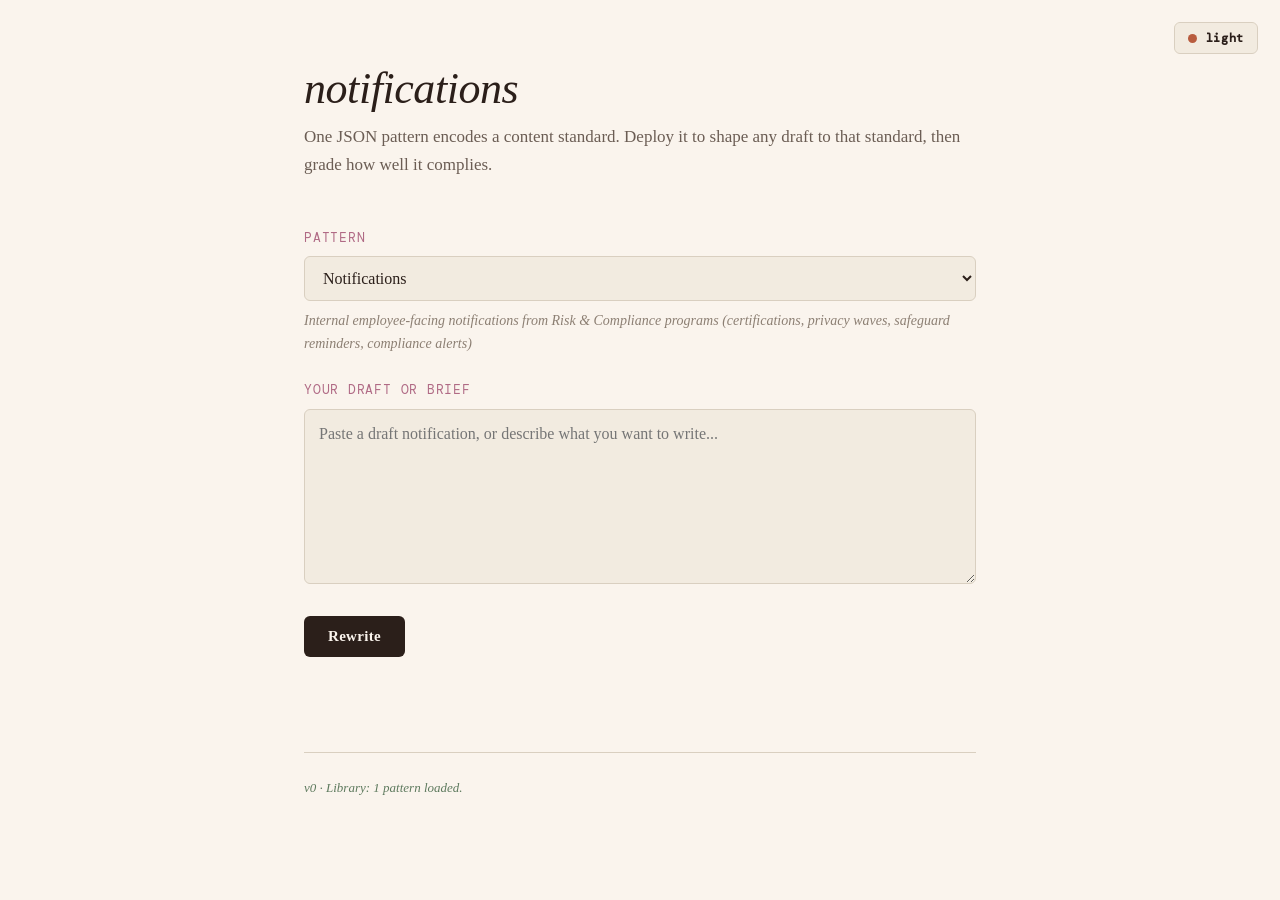
<file: index.html>
<!DOCTYPE html>
<html lang="en" data-theme="light">
<head>
  <meta charset="UTF-8">
  <meta name="viewport" content="width=device-width, initial-scale=1.0">
  <title>Notifications</title>
  <link rel="preconnect" href="https://fonts.googleapis.com">
  <link rel="preconnect" href="https://fonts.gstatic.com" crossorigin>
  <link href="https://fonts.googleapis.com/css2?family=DM+Mono:wght@300;400;500&display=swap" rel="stylesheet">
  <link rel="stylesheet" href="styles.css">
</head>
<body>
  <button class="toggle" id="theme-toggle" aria-label="toggle light/dark">
    <span class="toggle-dot"></span><span id="toggle-label">light</span>
  </button>
  <main>
    <header>
      <h1>Notifications</h1>
      <p class="subtitle">One JSON pattern encodes a content standard. Deploy it to shape any draft to that standard, then grade how well it complies.</p>
    </header>

    <section class="input-area">
      <div class="field">
        <label for="library-select">Pattern</label>
        <select id="library-select">
          <option value="notifications">Notifications</option>
        </select>
        <p class="hint" id="pattern-hint"></p>
      </div>

      <div class="field">
        <label for="input-text">Your draft or brief</label>
        <textarea
          id="input-text"
          rows="6"
          placeholder="Paste a draft notification, or describe what you want to write..."></textarea>
      </div>

      <button id="rewrite-btn" type="button">Rewrite</button>
      <p class="status" id="status"></p>
    </section>

    <section class="output-area" id="output-area" hidden>
      <div class="output-block">
        <h2>Rewrite</h2>
        <div id="rewrite-output" class="rewrite"></div>
      </div>
      <div class="output-block">
        <h2>Grade</h2>
        <ul id="grade-output" class="grade"></ul>
      </div>
    </section>

    <footer>
      <p class="meta">v0 &middot; Library: <span id="library-count">1</span> pattern loaded.</p>
    </footer>
  </main>

  <script src="config.js"></script>
  <script src="app.js"></script>
  <script>(function(){
    var root=document.documentElement,label=document.getElementById('toggle-label');
    var saved=null;try{saved=localStorage.getItem('brv-theme')}catch(e){}
    var initial=saved||(window.matchMedia&&window.matchMedia('(prefers-color-scheme: dark)').matches?'dark':'light');
    set(initial);
    function set(t){root.setAttribute('data-theme',t);if(label)label.textContent=t;try{localStorage.setItem('brv-theme',t)}catch(e){}}
    document.getElementById('theme-toggle').addEventListener('click',function(){set(root.getAttribute('data-theme')==='dark'?'light':'dark')});
  })();</script>
</body>
</html>
</file>
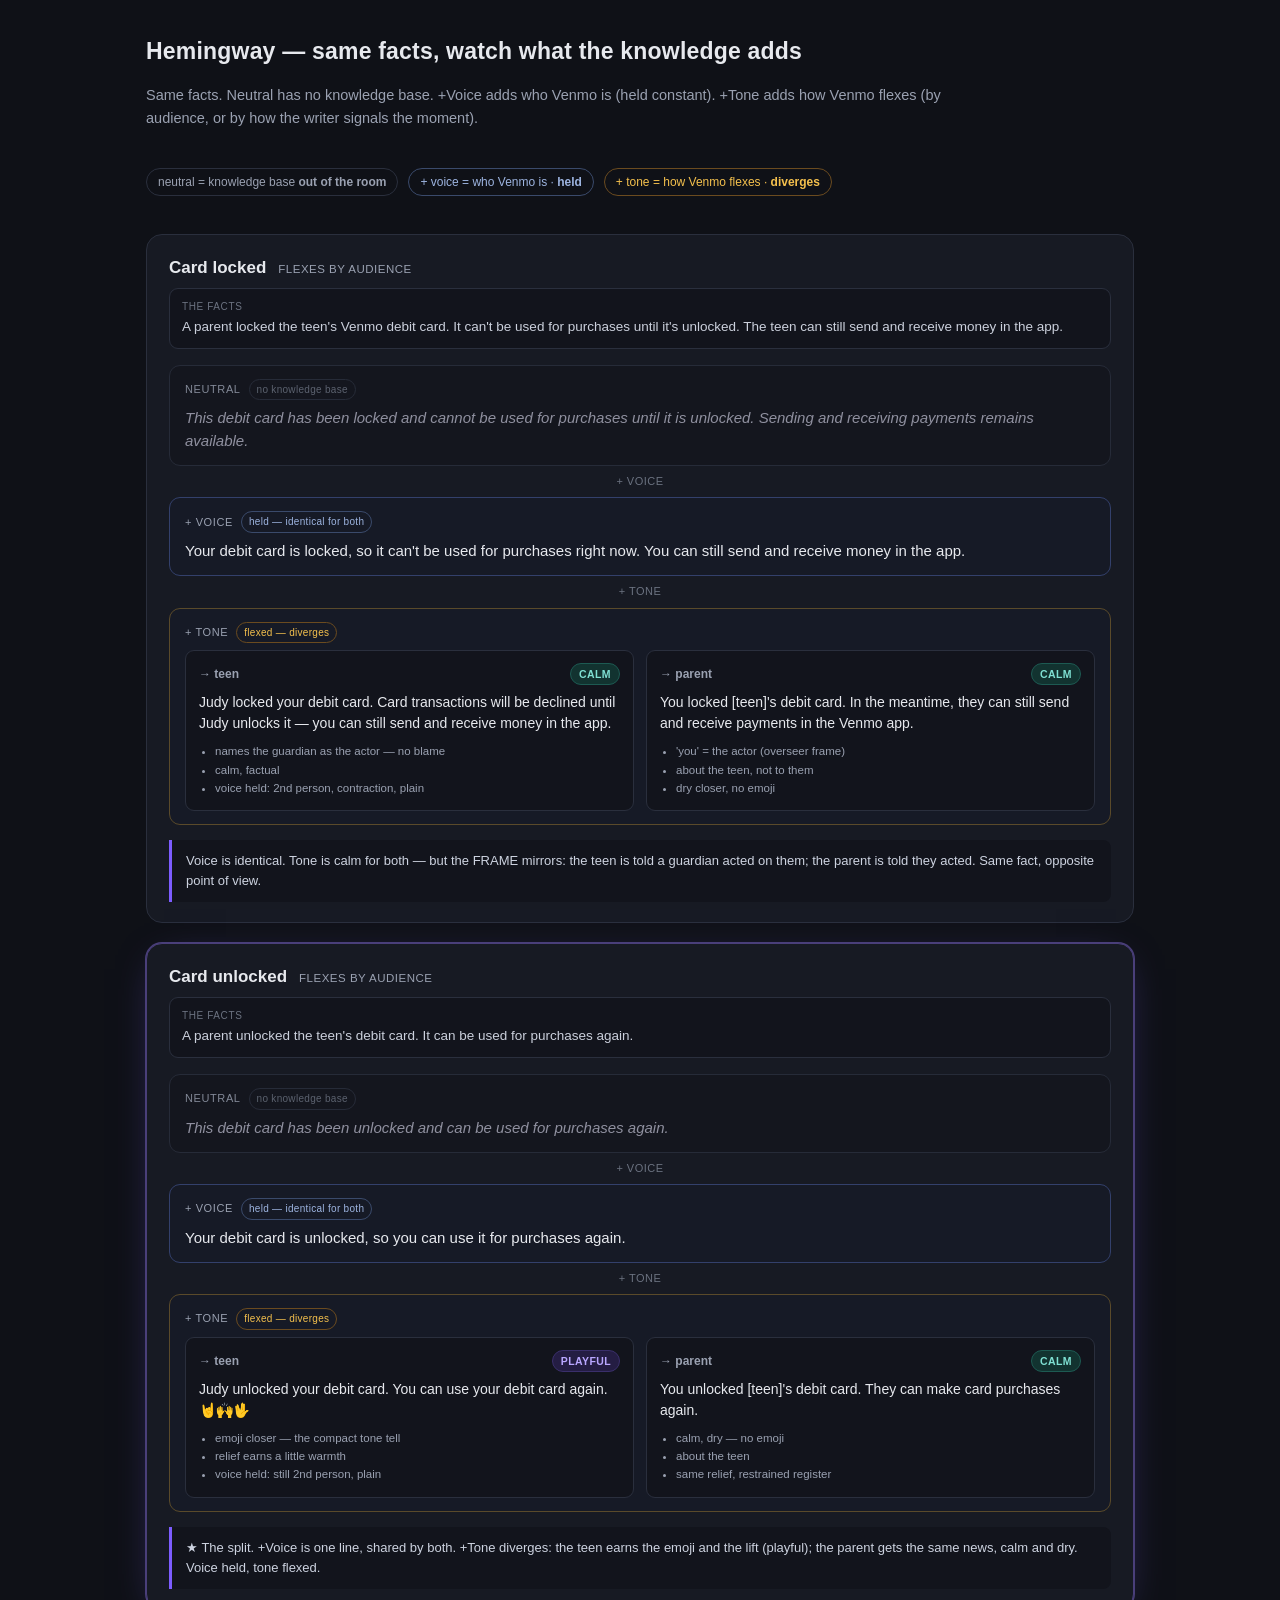
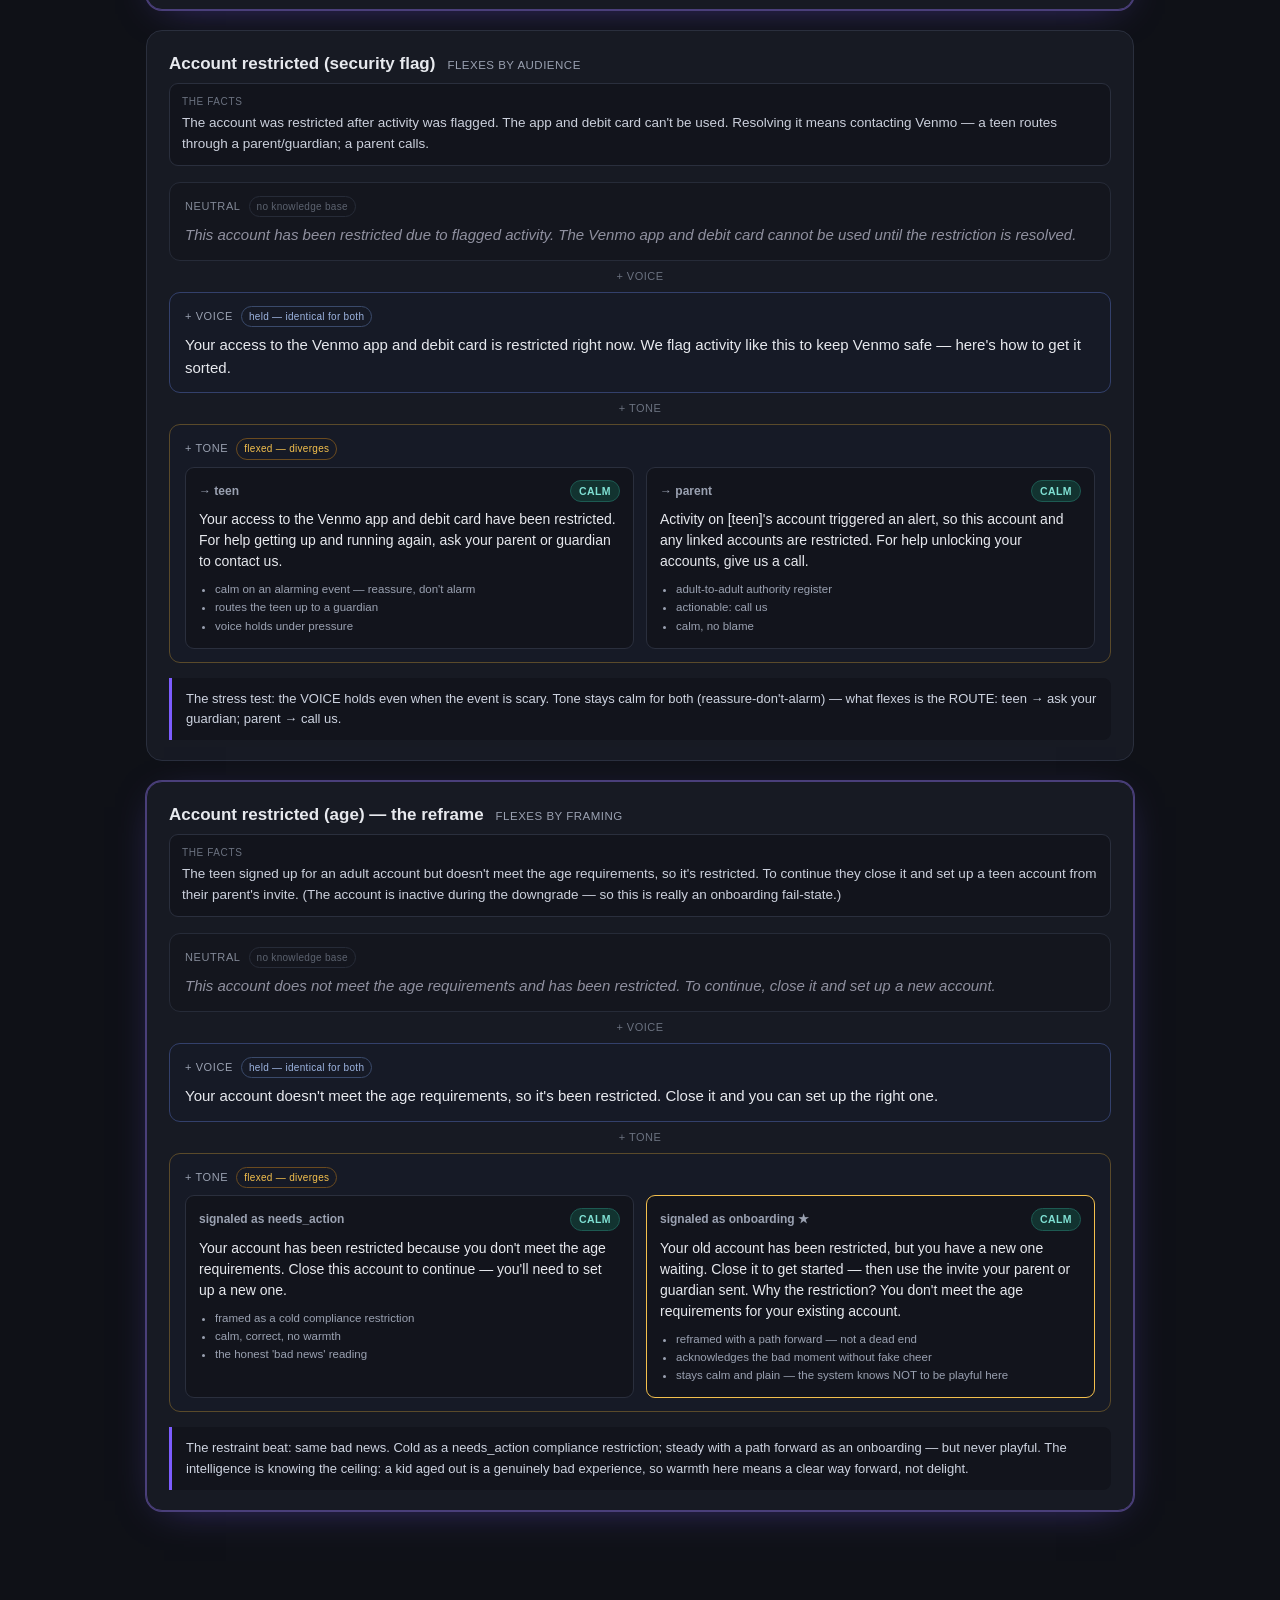
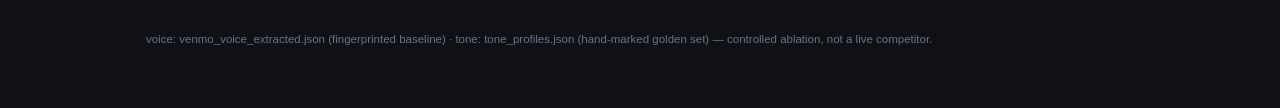
<file: tools/demo.html>
<!DOCTYPE html>
<html lang="en"><head><meta charset="utf-8"><meta name="viewport" content="width=device-width, initial-scale=1">
<title>Hemingway · compositional demo</title>
<style>
  :root{--bg:#0f1117;--panel:#171a23;--panel2:#1d212c;--line:#2a2f3d;--ink:#e7e9ee;--dim:#9aa1b1;
        --teen:#7c5cff;--parent:#2bb3a3;--gold:#f4c04d;--muted:#6b7280;--accent:#7c5cff;}
  *{box-sizing:border-box}
  body{margin:0;background:var(--bg);color:var(--ink);font:15px/1.55 -apple-system,BlinkMacSystemFont,"Segoe UI",Roboto,sans-serif}
  header{padding:34px 26px 10px;max-width:1040px;margin:0 auto}
  header h1{font-size:23px;margin:0 0 8px;letter-spacing:.2px}
  header .thesis{color:var(--dim);font-size:14.5px;max-width:800px}
  header .thesis b{color:var(--ink)}
  .legend{max-width:1040px;margin:14px auto 0;padding:0 26px;display:flex;gap:10px;flex-wrap:wrap;font-size:12px;color:var(--dim)}
  .legend span{border:1px solid var(--line);border-radius:20px;padding:4px 11px}
  .legend .held{border-color:#3a4a6b;color:#9db4e0}
  .legend .flexed{border-color:#6b4b1f;color:var(--gold)}
  main{max-width:1040px;margin:0 auto;padding:18px 26px 100px}
  .ev{background:var(--panel);border:1px solid var(--line);border-radius:16px;margin:20px 0;padding:20px 22px}
  .ev.hero{border-color:#4a3f7a;box-shadow:0 0 0 1px #4a3f7a, 0 8px 40px -18px #7c5cff88}
  .evhd{display:flex;align-items:baseline;gap:12px;margin-bottom:6px}
  .evhd .name{font-size:17px;font-weight:650}
  .evhd .axis{font-size:11.5px;color:var(--dim);text-transform:uppercase;letter-spacing:.5px}
  .facts{color:#cbd0dc;font-size:13.5px;margin:6px 0 16px;padding:10px 12px;background:#12141c;border-radius:9px;border:1px solid var(--line)}
  .facts .k{display:block;font-size:10px;text-transform:uppercase;letter-spacing:.6px;color:var(--muted);margin-bottom:3px}
  .stage{border-radius:11px;padding:13px 15px;border:1px solid var(--line)}
  .stage.neutral{background:#14161d;opacity:.82}
  .stage.neutral .copy{color:#aab; font-style:italic}
  .stage.voice{background:#161a26;border-color:#33406b}
  .stage.tone{background:#161a26;border-color:#5a4a2a}
  .stagelab{font-size:11px;text-transform:uppercase;letter-spacing:.6px;color:var(--dim);margin-bottom:7px;display:flex;align-items:center;gap:8px}
  .tag{font-size:10px;letter-spacing:.3px;padding:2px 7px;border-radius:20px;border:1px solid var(--line);color:var(--muted);text-transform:none}
  .tag.held{border-color:#3a4a6b;color:#9db4e0}
  .tag.flexed{border-color:#6b4b1f;color:var(--gold)}
  .copy{font-size:15px;line-height:1.5}
  .down{text-align:center;color:var(--muted);font-size:11px;letter-spacing:.5px;padding:7px 0;text-transform:uppercase}
  .variants{display:grid;grid-template-columns:1fr 1fr;gap:12px;margin-top:4px}
  .var{background:#12141c;border:1px solid var(--line);border-radius:9px;padding:12px 13px}
  .var.star{border-color:var(--gold)}
  .vhd{display:flex;align-items:center;justify-content:space-between;margin-bottom:7px}
  .vlab{font-size:12px;font-weight:600;color:var(--dim)}
  .badge{font-size:10.5px;font-weight:700;text-transform:uppercase;letter-spacing:.4px;padding:2px 8px;border-radius:20px}
  .tone-calm{background:#123330;color:#7fe0d3;border:1px solid #1d5a52}
  .tone-playful{background:#241d43;color:#b9a7ff;border:1px solid #3a2f6b}
  .var .copy{font-size:14px}
  .tells{margin:9px 0 0;padding-left:16px;color:var(--dim);font-size:11.5px;line-height:1.5}
  .tells li{margin:1px 0}
  .flexnote{margin-top:15px;padding:11px 14px;background:#12141c;border-left:3px solid var(--accent);border-radius:0 8px 8px 0;font-size:13px;color:#cdd3e0}
  footer{max-width:1040px;margin:0 auto;padding:0 26px 60px;color:var(--muted);font-size:11.5px}
  @media(max-width:720px){.variants{grid-template-columns:1fr}}
</style></head><body>
<header>
  <h1>Hemingway — same facts, watch what the knowledge adds</h1>
  <p class="thesis">Same facts. Neutral has no knowledge base. +Voice adds who Venmo is (held constant). +Tone adds how Venmo flexes (by audience, or by how the writer signals the moment).</p>
</header>
<div class="legend">
  <span>neutral = knowledge base <b>out of the room</b></span>
  <span class="held">+ voice = who Venmo is · <b>held</b></span>
  <span class="flexed">+ tone = how Venmo flexes · <b>diverges</b></span>
</div>
<main>
<section class="ev">
  <div class="evhd">
    <span class="name">Card locked</span>
    <span class="axis">flexes by audience</span>
  </div>
  <div class="facts"><span class="k">the facts</span>A parent locked the teen&#x27;s Venmo debit card. It can&#x27;t be used for purchases until it&#x27;s unlocked. The teen can still send and receive money in the app.</div>

  <div class="stage neutral">
    <div class="stagelab">neutral <span class="tag">no knowledge base</span></div>
    <div class="copy">This debit card has been locked and cannot be used for purchases until it is unlocked. Sending and receiving payments remains available.</div>
  </div>
  <div class="down">+ voice</div>
  <div class="stage voice">
    <div class="stagelab">+ voice <span class="tag held">held — identical for both</span></div>
    <div class="copy">Your debit card is locked, so it can&#x27;t be used for purchases right now. You can still send and receive money in the app.</div>
  </div>
  <div class="down">+ tone</div>
  <div class="stage tone">
    <div class="stagelab">+ tone <span class="tag flexed">flexed — diverges</span></div>
    <div class="variants"><div class="var">
      <div class="vhd"><span class="vlab">→ teen</span><span class="badge tone-calm">calm</span></div>
      <div class="copy">Judy locked your debit card. Card transactions will be declined until Judy unlocks it — you can still send and receive money in the app.</div>
      <ul class="tells"><li>names the guardian as the actor — no blame</li><li>calm, factual</li><li>voice held: 2nd person, contraction, plain</li></ul>
    </div><div class="var">
      <div class="vhd"><span class="vlab">→ parent</span><span class="badge tone-calm">calm</span></div>
      <div class="copy">You locked [teen]&#x27;s debit card. In the meantime, they can still send and receive payments in the Venmo app.</div>
      <ul class="tells"><li>&#x27;you&#x27; = the actor (overseer frame)</li><li>about the teen, not to them</li><li>dry closer, no emoji</li></ul>
    </div></div>
  </div>

  <div class="flexnote">Voice is identical. Tone is calm for both — but the FRAME mirrors: the teen is told a guardian acted on them; the parent is told they acted. Same fact, opposite point of view.</div>
</section>
<section class="ev hero">
  <div class="evhd">
    <span class="name">Card unlocked</span>
    <span class="axis">flexes by audience</span>
  </div>
  <div class="facts"><span class="k">the facts</span>A parent unlocked the teen&#x27;s debit card. It can be used for purchases again.</div>

  <div class="stage neutral">
    <div class="stagelab">neutral <span class="tag">no knowledge base</span></div>
    <div class="copy">This debit card has been unlocked and can be used for purchases again.</div>
  </div>
  <div class="down">+ voice</div>
  <div class="stage voice">
    <div class="stagelab">+ voice <span class="tag held">held — identical for both</span></div>
    <div class="copy">Your debit card is unlocked, so you can use it for purchases again.</div>
  </div>
  <div class="down">+ tone</div>
  <div class="stage tone">
    <div class="stagelab">+ tone <span class="tag flexed">flexed — diverges</span></div>
    <div class="variants"><div class="var">
      <div class="vhd"><span class="vlab">→ teen</span><span class="badge tone-playful">playful</span></div>
      <div class="copy">Judy unlocked your debit card. You can use your debit card again. 🤘🙌🖖</div>
      <ul class="tells"><li>emoji closer — the compact tone tell</li><li>relief earns a little warmth</li><li>voice held: still 2nd person, plain</li></ul>
    </div><div class="var">
      <div class="vhd"><span class="vlab">→ parent</span><span class="badge tone-calm">calm</span></div>
      <div class="copy">You unlocked [teen]&#x27;s debit card. They can make card purchases again.</div>
      <ul class="tells"><li>calm, dry — no emoji</li><li>about the teen</li><li>same relief, restrained register</li></ul>
    </div></div>
  </div>

  <div class="flexnote">★ The split. +Voice is one line, shared by both. +Tone diverges: the teen earns the emoji and the lift (playful); the parent gets the same news, calm and dry. Voice held, tone flexed.</div>
</section>
<section class="ev">
  <div class="evhd">
    <span class="name">Account restricted (security flag)</span>
    <span class="axis">flexes by audience</span>
  </div>
  <div class="facts"><span class="k">the facts</span>The account was restricted after activity was flagged. The app and debit card can&#x27;t be used. Resolving it means contacting Venmo — a teen routes through a parent/guardian; a parent calls.</div>

  <div class="stage neutral">
    <div class="stagelab">neutral <span class="tag">no knowledge base</span></div>
    <div class="copy">This account has been restricted due to flagged activity. The Venmo app and debit card cannot be used until the restriction is resolved.</div>
  </div>
  <div class="down">+ voice</div>
  <div class="stage voice">
    <div class="stagelab">+ voice <span class="tag held">held — identical for both</span></div>
    <div class="copy">Your access to the Venmo app and debit card is restricted right now. We flag activity like this to keep Venmo safe — here&#x27;s how to get it sorted.</div>
  </div>
  <div class="down">+ tone</div>
  <div class="stage tone">
    <div class="stagelab">+ tone <span class="tag flexed">flexed — diverges</span></div>
    <div class="variants"><div class="var">
      <div class="vhd"><span class="vlab">→ teen</span><span class="badge tone-calm">calm</span></div>
      <div class="copy">Your access to the Venmo app and debit card have been restricted. For help getting up and running again, ask your parent or guardian to contact us.</div>
      <ul class="tells"><li>calm on an alarming event — reassure, don&#x27;t alarm</li><li>routes the teen up to a guardian</li><li>voice holds under pressure</li></ul>
    </div><div class="var">
      <div class="vhd"><span class="vlab">→ parent</span><span class="badge tone-calm">calm</span></div>
      <div class="copy">Activity on [teen]&#x27;s account triggered an alert, so this account and any linked accounts are restricted. For help unlocking your accounts, give us a call.</div>
      <ul class="tells"><li>adult-to-adult authority register</li><li>actionable: call us</li><li>calm, no blame</li></ul>
    </div></div>
  </div>

  <div class="flexnote">The stress test: the VOICE holds even when the event is scary. Tone stays calm for both (reassure-don&#x27;t-alarm) — what flexes is the ROUTE: teen → ask your guardian; parent → call us.</div>
</section>
<section class="ev hero">
  <div class="evhd">
    <span class="name">Account restricted (age) — the reframe</span>
    <span class="axis">flexes by framing</span>
  </div>
  <div class="facts"><span class="k">the facts</span>The teen signed up for an adult account but doesn&#x27;t meet the age requirements, so it&#x27;s restricted. To continue they close it and set up a teen account from their parent&#x27;s invite. (The account is inactive during the downgrade — so this is really an onboarding fail-state.)</div>

  <div class="stage neutral">
    <div class="stagelab">neutral <span class="tag">no knowledge base</span></div>
    <div class="copy">This account does not meet the age requirements and has been restricted. To continue, close it and set up a new account.</div>
  </div>
  <div class="down">+ voice</div>
  <div class="stage voice">
    <div class="stagelab">+ voice <span class="tag held">held — identical for both</span></div>
    <div class="copy">Your account doesn&#x27;t meet the age requirements, so it&#x27;s been restricted. Close it and you can set up the right one.</div>
  </div>
  <div class="down">+ tone</div>
  <div class="stage tone">
    <div class="stagelab">+ tone <span class="tag flexed">flexed — diverges</span></div>
    <div class="variants"><div class="var">
      <div class="vhd"><span class="vlab">signaled as needs_action</span><span class="badge tone-calm">calm</span></div>
      <div class="copy">Your account has been restricted because you don&#x27;t meet the age requirements. Close this account to continue — you&#x27;ll need to set up a new one.</div>
      <ul class="tells"><li>framed as a cold compliance restriction</li><li>calm, correct, no warmth</li><li>the honest &#x27;bad news&#x27; reading</li></ul>
    </div><div class="var star">
      <div class="vhd"><span class="vlab">signaled as onboarding ★</span><span class="badge tone-calm">calm</span></div>
      <div class="copy">Your old account has been restricted, but you have a new one waiting. Close it to get started — then use the invite your parent or guardian sent. Why the restriction? You don&#x27;t meet the age requirements for your existing account.</div>
      <ul class="tells"><li>reframed with a path forward — not a dead end</li><li>acknowledges the bad moment without fake cheer</li><li>stays calm and plain — the system knows NOT to be playful here</li></ul>
    </div></div>
  </div>

  <div class="flexnote">The restraint beat: same bad news. Cold as a needs_action compliance restriction; steady with a path forward as an onboarding — but never playful. The intelligence is knowing the ceiling: a kid aged out is a genuinely bad experience, so warmth here means a clear way forward, not delight.</div>
</section>
</main>
<footer>
  voice: venmo_voice_extracted.json (fingerprinted baseline) · tone: tone_profiles.json (hand-marked golden set) — controlled ablation, not a live competitor.
</footer>
</body></html>
</file>
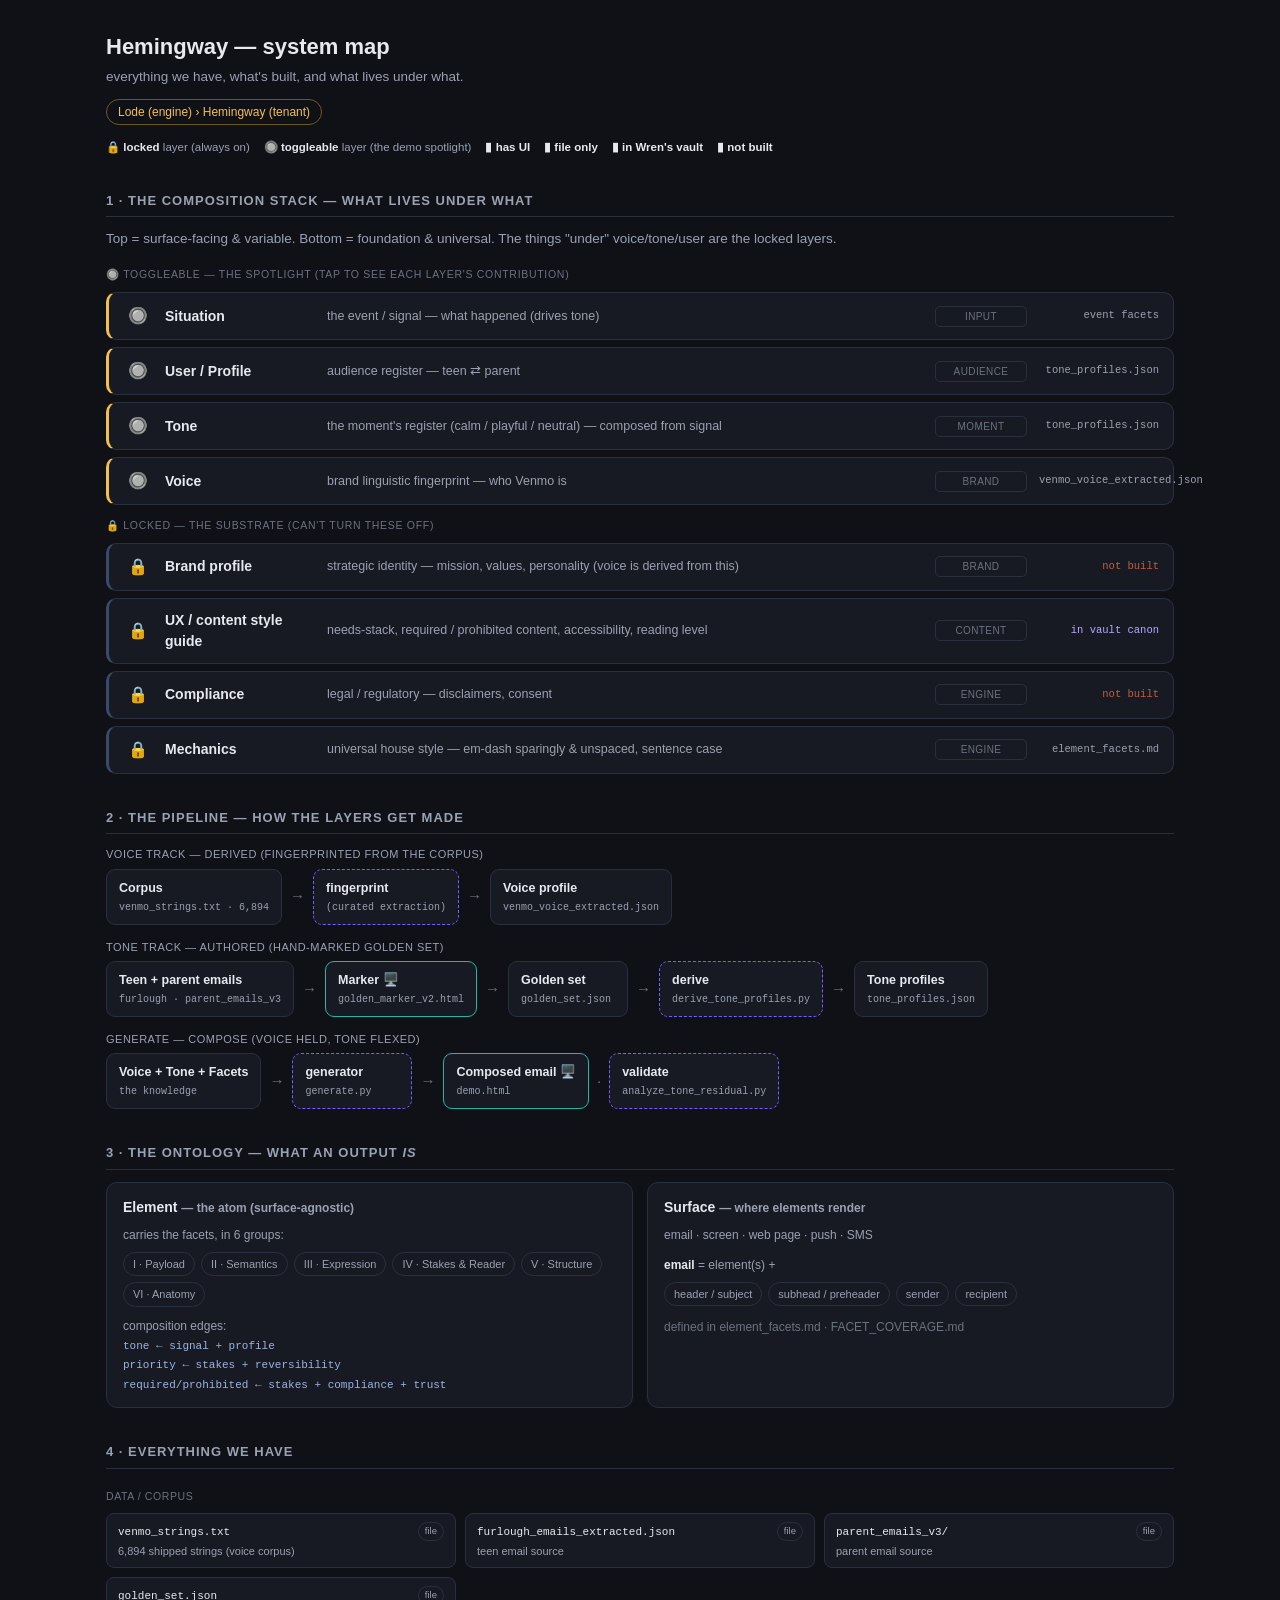
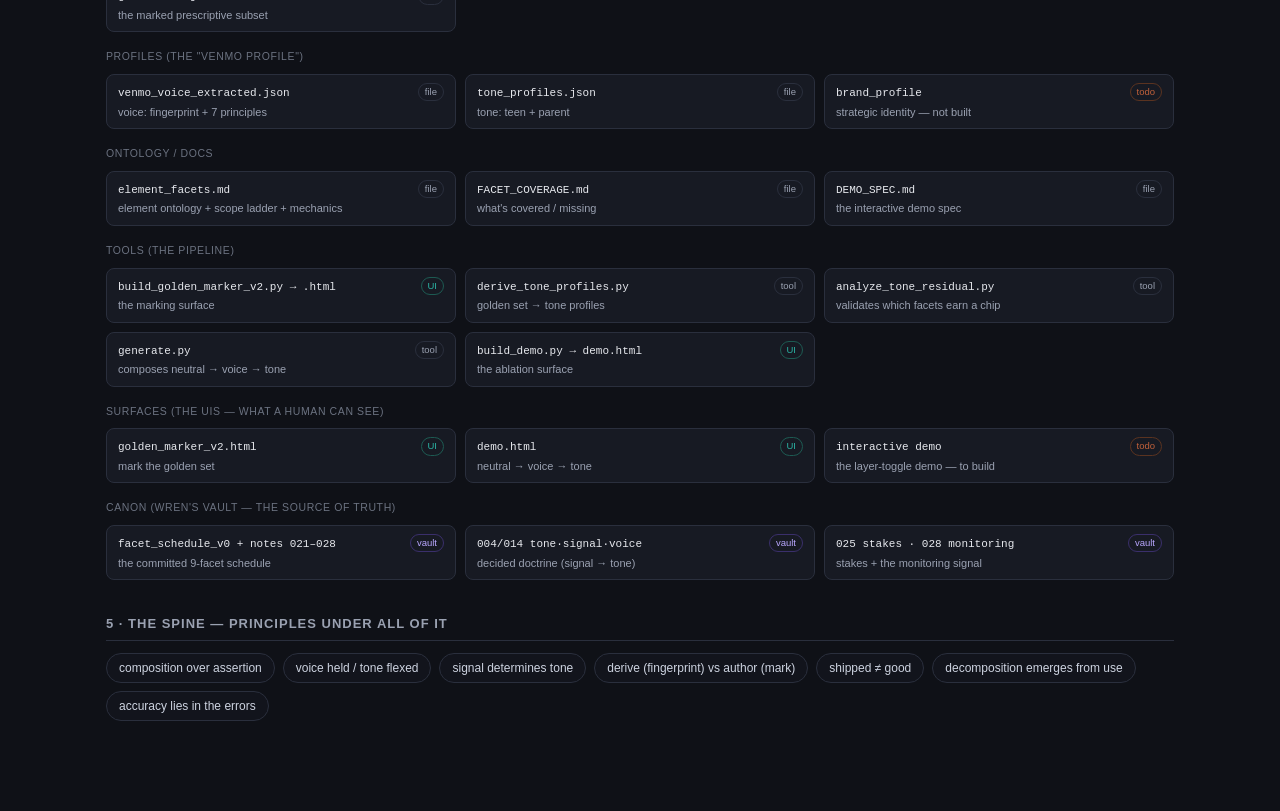
<file: tools/system_map.html>
<!DOCTYPE html>
<html lang="en"><head><meta charset="utf-8"><meta name="viewport" content="width=device-width, initial-scale=1">
<title>Hemingway · system map</title>
<style>
  :root{--bg:#0f1117;--panel:#171a23;--panel2:#1d212c;--line:#2a2f3d;--ink:#e7e9ee;--dim:#9aa1b1;
        --teen:#7c5cff;--parent:#2bb3a3;--gold:#f4c04d;--muted:#6b7280;--accent:#7c5cff;--lock:#3a4a6b;--live:#2bb3a3;}
  *{box-sizing:border-box}
  body{margin:0;background:var(--bg);color:var(--ink);font:14px/1.5 -apple-system,BlinkMacSystemFont,"Segoe UI",Roboto,sans-serif}
  h1{font-size:22px;margin:0 0 4px} h2{font-size:13px;text-transform:uppercase;letter-spacing:1px;color:var(--dim);margin:34px 0 12px;border-bottom:1px solid var(--line);padding-bottom:6px}
  main{max-width:1120px;margin:0 auto;padding:30px 26px 90px}
  .sub{color:var(--dim);font-size:13.5px;margin-bottom:4px}
  .lode{display:inline-block;font-size:12px;color:var(--gold);border:1px solid #6b5a1f;border-radius:20px;padding:3px 11px;margin-top:8px}
  .legend{display:flex;gap:14px;flex-wrap:wrap;font-size:11.5px;color:var(--dim);margin-top:14px}
  .legend b{color:var(--ink);font-weight:600}
  /* stack */
  .stack{display:flex;flex-direction:column;gap:7px}
  .grp-lab{font-size:10.5px;text-transform:uppercase;letter-spacing:.7px;color:var(--muted);margin:6px 0 2px}
  .layer{display:grid;grid-template-columns:30px 150px 1fr 92px 120px;align-items:center;gap:12px;
         background:var(--panel);border:1px solid var(--line);border-radius:10px;padding:11px 14px}
  .layer.lock{border-left:3px solid var(--lock)}
  .layer.tog{border-left:3px solid var(--gold)}
  .layer .ico{font-size:16px;text-align:center}
  .layer .nm{font-weight:650}
  .layer .ds{color:var(--dim);font-size:12.5px}
  .scope{font-size:10px;text-transform:uppercase;letter-spacing:.4px;color:var(--muted);border:1px solid var(--line);border-radius:5px;padding:2px 6px;text-align:center}
  .art{font-family:ui-monospace,Menlo,monospace;font-size:10.5px;text-align:right}
  .st-ui{color:var(--live)} .st-file{color:var(--dim)} .st-none{color:#c0603a} .st-vault{color:#b9a7ff}
  /* pipeline */
  .flow{display:flex;align-items:stretch;gap:0;flex-wrap:wrap}
  .node{background:var(--panel);border:1px solid var(--line);border-radius:9px;padding:9px 12px;min-width:120px}
  .node .t{font-weight:600;font-size:12.5px} .node .f{font-family:ui-monospace,Menlo,monospace;font-size:10px;color:var(--dim);margin-top:2px}
  .node.tool{border-style:dashed;border-color:var(--accent)}
  .node.ui{border-color:var(--live)}
  .arr{display:flex;align-items:center;color:var(--muted);padding:0 8px;font-size:15px}
  .track{margin-bottom:14px}
  .track .tl{font-size:11px;color:var(--dim);margin-bottom:6px;text-transform:uppercase;letter-spacing:.5px}
  /* ontology */
  .onto{display:grid;grid-template-columns:1fr 1fr;gap:14px}
  .box{background:var(--panel);border:1px solid var(--line);border-radius:11px;padding:14px 16px}
  .box h3{margin:0 0 8px;font-size:14px} .box .m{color:var(--dim);font-size:12px}
  .facets{display:flex;flex-wrap:wrap;gap:6px;margin-top:8px}
  .facet{font-size:11px;border:1px solid var(--line);border-radius:14px;padding:3px 9px;color:var(--dim)}
  .edge{font-family:ui-monospace,Menlo,monospace;font-size:11px;color:#9db4e0;margin-top:3px}
  /* inventory */
  .inv{display:grid;grid-template-columns:1fr 1fr 1fr;gap:9px}
  .inv .cat{grid-column:1/-1;font-size:10.5px;text-transform:uppercase;letter-spacing:.6px;color:var(--muted);margin-top:8px}
  .file{background:var(--panel);border:1px solid var(--line);border-radius:8px;padding:8px 11px;font-size:12px}
  .file .fn{font-family:ui-monospace,Menlo,monospace;font-size:11px}
  .file .fd{color:var(--dim);font-size:11px;margin-top:2px}
  .badge{float:right;font-size:9.5px;padding:1px 6px;border-radius:10px;border:1px solid var(--line)}
  .b-ui{color:var(--live);border-color:#1d5a52} .b-file{color:var(--dim)} .b-none{color:#c0603a;border-color:#5a3320} .b-vault{color:#b9a7ff;border-color:#3a2f6b}
  /* spine */
  .spine{display:flex;flex-wrap:wrap;gap:8px;margin-top:8px}
  .prin{background:#12141c;border:1px solid var(--line);border-radius:20px;padding:5px 12px;font-size:12px;color:#cdd3e0}
</style></head><body>
<main>
  <h1>Hemingway — system map</h1>
  <div class="sub">everything we have, what's built, and what lives under what.</div>
  <span class="lode">Lode (engine) › Hemingway (tenant)</span>
  <div class="legend">
    <span>🔒 <b>locked</b> layer (always on)</span>
    <span>🔘 <b>toggleable</b> layer (the demo spotlight)</span>
    <span><b class="st-ui">▮ has UI</b></span>
    <span><b class="st-file">▮ file only</b></span>
    <span><b class="st-vault">▮ in Wren's vault</b></span>
    <span><b class="st-none">▮ not built</b></span>
  </div>

  <h2>1 · The composition stack — what lives under what</h2>
  <div class="sub" style="margin-bottom:12px">Top = surface-facing &amp; variable. Bottom = foundation &amp; universal. The things "under" voice/tone/user are the locked layers.</div>
  <div class="stack">
    <div class="grp-lab">🔘 toggleable — the spotlight (tap to see each layer's contribution)</div>
    <div class="layer tog"><div class="ico">🔘</div><div class="nm">Situation</div><div class="ds">the event / signal — what happened (drives tone)</div><div class="scope">input</div><div class="art st-file">event facets</div></div>
    <div class="layer tog"><div class="ico">🔘</div><div class="nm">User / Profile</div><div class="ds">audience register — teen ⇄ parent</div><div class="scope">audience</div><div class="art st-file">tone_profiles.json</div></div>
    <div class="layer tog"><div class="ico">🔘</div><div class="nm">Tone</div><div class="ds">the moment's register (calm / playful / neutral) — composed from signal</div><div class="scope">moment</div><div class="art st-file">tone_profiles.json</div></div>
    <div class="layer tog"><div class="ico">🔘</div><div class="nm">Voice</div><div class="ds">brand linguistic fingerprint — who Venmo is</div><div class="scope">brand</div><div class="art st-file">venmo_voice_extracted.json</div></div>
    <div class="grp-lab">🔒 locked — the substrate (can't turn these off)</div>
    <div class="layer lock"><div class="ico">🔒</div><div class="nm">Brand profile</div><div class="ds">strategic identity — mission, values, personality (voice is derived from this)</div><div class="scope">brand</div><div class="art st-none">not built</div></div>
    <div class="layer lock"><div class="ico">🔒</div><div class="nm">UX / content style guide</div><div class="ds">needs-stack, required / prohibited content, accessibility, reading level</div><div class="scope">content</div><div class="art st-vault">in vault canon</div></div>
    <div class="layer lock"><div class="ico">🔒</div><div class="nm">Compliance</div><div class="ds">legal / regulatory — disclaimers, consent</div><div class="scope">engine</div><div class="art st-none">not built</div></div>
    <div class="layer lock"><div class="ico">🔒</div><div class="nm">Mechanics</div><div class="ds">universal house style — em-dash sparingly &amp; unspaced, sentence case</div><div class="scope">engine</div><div class="art st-file">element_facets.md</div></div>
  </div>

  <h2>2 · The pipeline — how the layers get made</h2>
  <div class="track">
    <div class="tl">voice track — DERIVED (fingerprinted from the corpus)</div>
    <div class="flow">
      <div class="node"><div class="t">Corpus</div><div class="f">venmo_strings.txt · 6,894</div></div>
      <div class="arr">→</div>
      <div class="node tool"><div class="t">fingerprint</div><div class="f">(curated extraction)</div></div>
      <div class="arr">→</div>
      <div class="node"><div class="t">Voice profile</div><div class="f">venmo_voice_extracted.json</div></div>
    </div>
  </div>
  <div class="track">
    <div class="tl">tone track — AUTHORED (hand-marked golden set)</div>
    <div class="flow">
      <div class="node"><div class="t">Teen + parent emails</div><div class="f">furlough · parent_emails_v3</div></div>
      <div class="arr">→</div>
      <div class="node ui"><div class="t">Marker 🖥️</div><div class="f">golden_marker_v2.html</div></div>
      <div class="arr">→</div>
      <div class="node"><div class="t">Golden set</div><div class="f">golden_set.json</div></div>
      <div class="arr">→</div>
      <div class="node tool"><div class="t">derive</div><div class="f">derive_tone_profiles.py</div></div>
      <div class="arr">→</div>
      <div class="node"><div class="t">Tone profiles</div><div class="f">tone_profiles.json</div></div>
    </div>
  </div>
  <div class="track">
    <div class="tl">generate — COMPOSE (voice held, tone flexed)</div>
    <div class="flow">
      <div class="node"><div class="t">Voice + Tone + Facets</div><div class="f">the knowledge</div></div>
      <div class="arr">→</div>
      <div class="node tool"><div class="t">generator</div><div class="f">generate.py</div></div>
      <div class="arr">→</div>
      <div class="node ui"><div class="t">Composed email 🖥️</div><div class="f">demo.html</div></div>
      <div class="arr">·</div>
      <div class="node tool"><div class="t">validate</div><div class="f">analyze_tone_residual.py</div></div>
    </div>
  </div>

  <h2>3 · The ontology — what an output <i>is</i></h2>
  <div class="onto">
    <div class="box">
      <h3>Element <span class="m">— the atom (surface-agnostic)</span></h3>
      <div class="m">carries the facets, in 6 groups:</div>
      <div class="facets">
        <span class="facet">I · Payload</span><span class="facet">II · Semantics</span><span class="facet">III · Expression</span>
        <span class="facet">IV · Stakes &amp; Reader</span><span class="facet">V · Structure</span><span class="facet">VI · Anatomy</span>
      </div>
      <div class="m" style="margin-top:10px">composition edges:</div>
      <div class="edge">tone ← signal + profile</div>
      <div class="edge">priority ← stakes + reversibility</div>
      <div class="edge">required/prohibited ← stakes + compliance + trust</div>
    </div>
    <div class="box">
      <h3>Surface <span class="m">— where elements render</span></h3>
      <div class="m">email · screen · web page · push · SMS</div>
      <div class="m" style="margin-top:12px"><b style="color:var(--ink)">email</b> = element(s) +</div>
      <div class="facets">
        <span class="facet">header / subject</span><span class="facet">subhead / preheader</span>
        <span class="facet">sender</span><span class="facet">recipient</span>
      </div>
      <div class="m" style="margin-top:12px;color:var(--muted)">defined in element_facets.md · FACET_COVERAGE.md</div>
    </div>
  </div>

  <h2>4 · Everything we have</h2>
  <div class="inv">
    <div class="cat">data / corpus</div>
    <div class="file"><span class="badge b-file">file</span><span class="fn">venmo_strings.txt</span><div class="fd">6,894 shipped strings (voice corpus)</div></div>
    <div class="file"><span class="badge b-file">file</span><span class="fn">furlough_emails_extracted.json</span><div class="fd">teen email source</div></div>
    <div class="file"><span class="badge b-file">file</span><span class="fn">parent_emails_v3/</span><div class="fd">parent email source</div></div>
    <div class="file"><span class="badge b-file">file</span><span class="fn">golden_set.json</span><div class="fd">the marked prescriptive subset</div></div>

    <div class="cat">profiles (the "Venmo profile")</div>
    <div class="file"><span class="badge b-file">file</span><span class="fn">venmo_voice_extracted.json</span><div class="fd">voice: fingerprint + 7 principles</div></div>
    <div class="file"><span class="badge b-file">file</span><span class="fn">tone_profiles.json</span><div class="fd">tone: teen + parent</div></div>
    <div class="file"><span class="badge b-none">todo</span><span class="fn">brand_profile</span><div class="fd">strategic identity — not built</div></div>

    <div class="cat">ontology / docs</div>
    <div class="file"><span class="badge b-file">file</span><span class="fn">element_facets.md</span><div class="fd">element ontology + scope ladder + mechanics</div></div>
    <div class="file"><span class="badge b-file">file</span><span class="fn">FACET_COVERAGE.md</span><div class="fd">what's covered / missing</div></div>
    <div class="file"><span class="badge b-file">file</span><span class="fn">DEMO_SPEC.md</span><div class="fd">the interactive demo spec</div></div>

    <div class="cat">tools (the pipeline)</div>
    <div class="file"><span class="badge b-ui">UI</span><span class="fn">build_golden_marker_v2.py → .html</span><div class="fd">the marking surface</div></div>
    <div class="file"><span class="badge b-file">tool</span><span class="fn">derive_tone_profiles.py</span><div class="fd">golden set → tone profiles</div></div>
    <div class="file"><span class="badge b-file">tool</span><span class="fn">analyze_tone_residual.py</span><div class="fd">validates which facets earn a chip</div></div>
    <div class="file"><span class="badge b-file">tool</span><span class="fn">generate.py</span><div class="fd">composes neutral → voice → tone</div></div>
    <div class="file"><span class="badge b-ui">UI</span><span class="fn">build_demo.py → demo.html</span><div class="fd">the ablation surface</div></div>

    <div class="cat">surfaces (the UIs — what a human can see)</div>
    <div class="file"><span class="badge b-ui">UI</span><span class="fn">golden_marker_v2.html</span><div class="fd">mark the golden set</div></div>
    <div class="file"><span class="badge b-ui">UI</span><span class="fn">demo.html</span><div class="fd">neutral → voice → tone</div></div>
    <div class="file"><span class="badge b-none">todo</span><span class="fn">interactive demo</span><div class="fd">the layer-toggle demo — to build</div></div>

    <div class="cat">canon (Wren's vault — the source of truth)</div>
    <div class="file"><span class="badge b-vault">vault</span><span class="fn">facet_schedule_v0 + notes 021–028</span><div class="fd">the committed 9-facet schedule</div></div>
    <div class="file"><span class="badge b-vault">vault</span><span class="fn">004/014 tone·signal·voice</span><div class="fd">decided doctrine (signal → tone)</div></div>
    <div class="file"><span class="badge b-vault">vault</span><span class="fn">025 stakes · 028 monitoring</span><div class="fd">stakes + the monitoring signal</div></div>
  </div>

  <h2>5 · The spine — principles under all of it</h2>
  <div class="spine">
    <span class="prin">composition over assertion</span>
    <span class="prin">voice held / tone flexed</span>
    <span class="prin">signal determines tone</span>
    <span class="prin">derive (fingerprint) vs author (mark)</span>
    <span class="prin">shipped ≠ good</span>
    <span class="prin">decomposition emerges from use</span>
    <span class="prin">accuracy lies in the errors</span>
  </div>
</main>
</body></html>
</file>
<file: styles.css>
:root {
  /* March comes in like a lion — "the Kawamoto kitchen" (light) */
  --bg: #FAF4ED;
  --bg-alt: #ECE3D4;
  --surface: #F2EBE0;
  --border: #D9CFC0;
  --text-primary: #2B1F1A;
  --text-secondary: #6B5D54;
  --text-muted: #8C7F73;
  --accent: #B85C3E;
  --accent-dark: #9C4A30;
  --pink: #B06A85;
  --sage: #5E7A5E;
  --tag-bg: #2B1F1A;
  --tag-text: #FAF4ED;

  /* Pass/fail derived from the palette */
  --pass: var(--text-primary);
  --fail: var(--accent-dark);

  /* Type stacks */
  --font-serif: Georgia, 'Times New Roman', serif;
  --font-sans: Georgia, 'Times New Roman', serif;
  --font-mono: 'DM Mono', monospace;

  --max-width: 720px;
}

html[data-theme="dark"] {
  /* March — "Rei alone, somewhere in winter" (dark) */
  --bg: #1A1B23;
  --bg-alt: #2A2C38;
  --surface: #232530;
  --border: #353748;
  --text-primary: #E8E4DC;
  --text-secondary: #9A958C;
  --text-muted: #7C776E;
  --accent: #E8A4C4;
  --accent-dark: #D48CB0;
  --pink: #E8A4C4;
  --sage: #8FA88F;
  --tag-bg: #E8A4C4;
  --tag-text: #1A1B23;
}

* {
  box-sizing: border-box;
}

h1, h2, h3, h4 {
  text-transform: lowercase;
}

html, body {
  margin: 0;
  padding: 0;
  background: var(--bg);
  color: var(--text-primary);
  font-family: var(--font-sans);
  font-size: 16px;
  line-height: 1.65;
}

main {
  max-width: var(--max-width);
  margin: 0 auto;
  padding: 4rem 1.5rem 5rem;
}

header {
  margin-bottom: 3rem;
}

h1 {
  font-family: var(--font-serif);
  font-size: 2.75rem;
  font-weight: 400;
  font-style: italic;
  letter-spacing: -0.01em;
  color: var(--text-primary);
  margin: 0 0 0.5rem;
  line-height: 1.15;
}

.subtitle {
  margin: 0;
  color: var(--text-secondary);
  font-size: 1.0625rem;
  font-weight: 400;
}

section {
  margin-bottom: 2.5rem;
}

.field {
  margin-bottom: 1.5rem;
}

label {
  display: block;
  font-family: var(--font-mono);
  font-weight: 400;
  font-size: 0.8125rem;
  text-transform: uppercase;
  letter-spacing: 0.06em;
  color: var(--pink);
  margin-bottom: 0.5rem;
}

.hint {
  font-size: 0.875rem;
  color: var(--text-muted);
  margin: 0.5rem 0 0;
  font-style: italic;
}

select,
textarea {
  width: 100%;
  font-family: var(--font-sans);
  font-size: 1rem;
  color: var(--text-primary);
  padding: 0.75rem 0.875rem;
  border: 1px solid var(--border);
  border-radius: 6px;
  background: var(--surface);
  line-height: 1.55;
}

textarea {
  resize: vertical;
  min-height: 7rem;
}

select:focus,
textarea:focus {
  outline: none;
  border-color: var(--accent-dark);
  box-shadow: 0 0 0 3px rgba(149, 122, 139, 0.15);
}

button {
  font-family: var(--font-sans);
  background: var(--tag-bg);
  color: var(--tag-text);
  border: none;
  padding: 0.75rem 1.5rem;
  font-size: 0.9375rem;
  font-weight: 600;
  letter-spacing: 0.02em;
  border-radius: 6px;
  cursor: pointer;
  transition: background-color 120ms ease, transform 120ms ease;
}

button:hover {
  background: var(--accent-dark);
}

button:active {
  transform: translateY(1px);
}

button:disabled {
  opacity: 0.45;
  cursor: not-allowed;
  background: var(--text-muted);
}

.status {
  margin: 0.875rem 0 0;
  font-size: 0.875rem;
  color: var(--sage);
  font-style: italic;
  min-height: 1.25em;
}

.output-block {
  background: var(--surface);
  border: 1px solid var(--border);
  border-radius: 8px;
  padding: 1.5rem 1.75rem;
  margin-bottom: 1.25rem;
}

h2 {
  font-family: var(--font-mono);
  font-size: 0.75rem;
  font-weight: 500;
  letter-spacing: 0.12em;
  text-transform: lowercase;
  color: var(--pink);
  margin: 0 0 1rem;
}

.rewrite {
  font-family: var(--font-sans);
  font-size: 1.0625rem;
  line-height: 1.7;
  color: var(--text-primary);
  white-space: pre-wrap;
}

.rewrite a {
  color: var(--accent-dark);
  text-decoration: underline;
  text-underline-offset: 2px;
}

.rewrite a:hover {
  color: var(--text-primary);
}

.grade {
  list-style: none;
  padding: 0;
  margin: 0;
  font-size: 0.9375rem;
}

.grade li {
  padding: 0.375rem 0;
  display: flex;
  align-items: flex-start;
  gap: 0.625rem;
  color: var(--text-primary);
}

.grade .pass-mark {
  color: var(--pass);
  font-weight: 700;
  min-width: 1.25em;
  font-family: var(--font-mono);
}

.grade .fail-mark {
  color: var(--fail);
  font-weight: 700;
  min-width: 1.25em;
  font-family: var(--font-mono);
}

footer {
  margin-top: 4rem;
  padding-top: 1.5rem;
  border-top: 1px solid var(--border);
}

.meta {
  font-size: 0.8125rem;
  color: var(--sage);
  margin: 0;
  font-style: italic;
}

code {
  font-family: var(--font-mono);
  font-size: 0.875em;
  background: var(--bg-alt);
  padding: 0.125rem 0.375rem;
  border-radius: 3px;
  color: var(--text-primary);
}

.toggle{position:fixed;top:1.4rem;right:1.4rem;z-index:50;display:inline-flex;align-items:center;gap:.55rem;
  background:var(--surface);border:1px solid var(--border);padding:.45rem .8rem;cursor:pointer;font-size:.72rem;
  color:var(--text-primary);transition:all .3s ease;font-family:'DM Mono',monospace;letter-spacing:.05em}
.toggle:hover{border-color:var(--accent)}
.toggle-dot{width:9px;height:9px;border-radius:50%;background:var(--accent);transition:background .3s ease}
</file>
